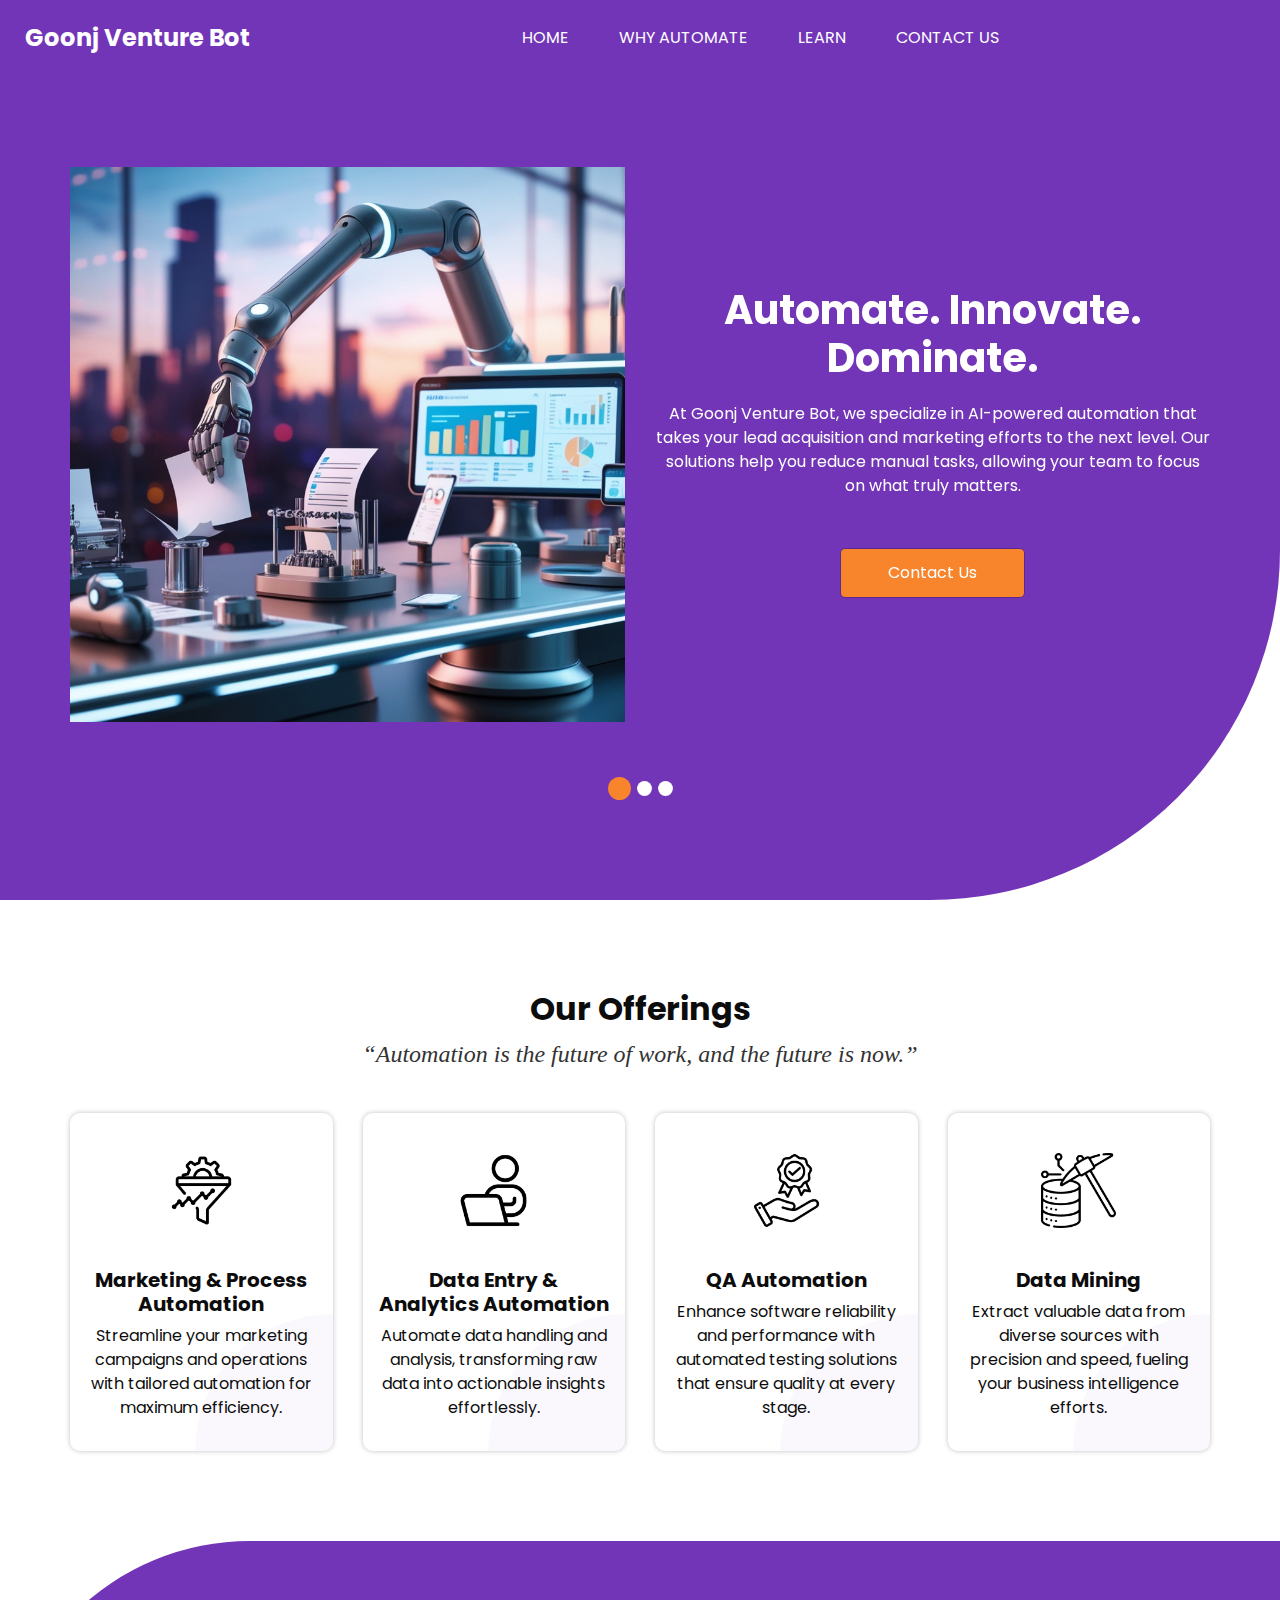
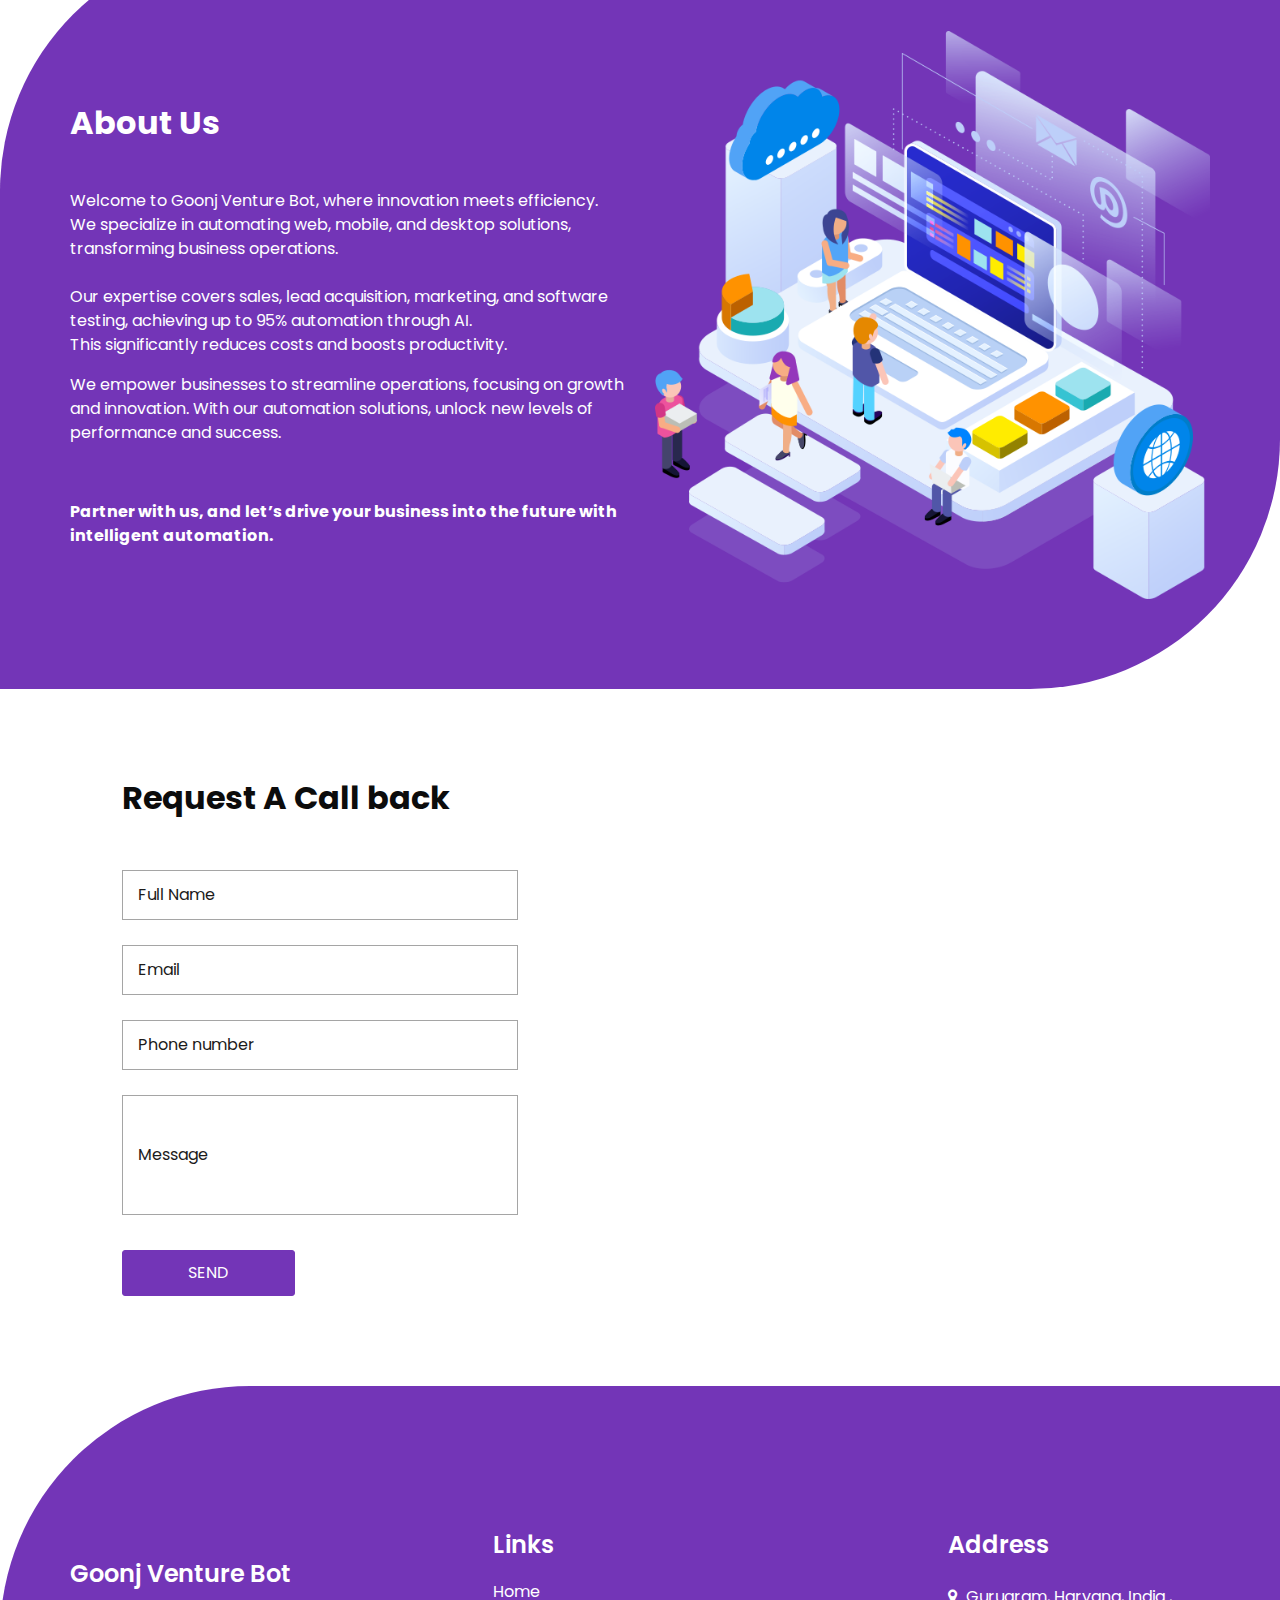
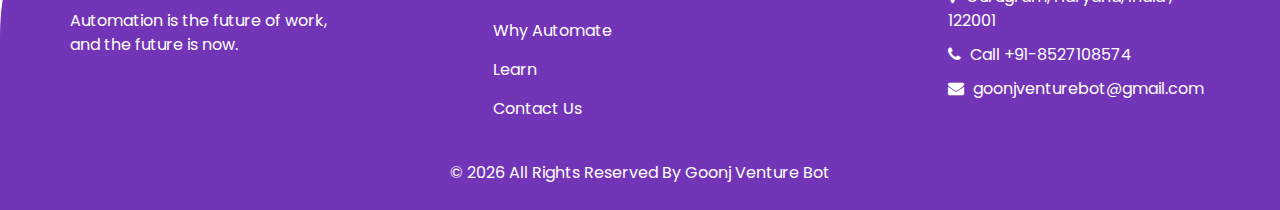
<file: index.html>
<!DOCTYPE html>
<html lang="en">

<head>
  <!-- Basic -->
  <meta charset="utf-8" />
  <meta http-equiv="X-UA-Compatible" content="IE=edge" />
  <!-- Mobile Metas -->
  <meta name="viewport" content="width=device-width, initial-scale=1, shrink-to-fit=no" />
  <!-- Site Metas -->
  <meta name="keywords" content="" />
  <meta name="description" content="" />
  <meta name="author" content="" />

  <title>Goonj Venture Bot</title>


  <!-- bootstrap core css -->
  <link rel="stylesheet" type="text/css" href="css/bootstrap.css" />

  <!-- font awesome style -->
  <link href="css/font-awesome.min.css" rel="stylesheet" />

  <!-- Custom styles for this template -->
  <link href="css/style.css" rel="stylesheet" />
  <!-- responsive style -->
  <link href="css/responsive.css" rel="stylesheet" />

</head>

<body>

  <div class="hero_area">
    <!-- header section strats -->
    <header class="header_section">
      <div class="container-fluid">
        <nav class="navbar navbar-expand-lg custom_nav-container ">
          <a class="navbar-brand" href="index.html">
            <span>
              Goonj Venture Bot
            </span>
          </a>

          <button class="navbar-toggler" type="button" data-toggle="collapse" data-target="#navbarSupportedContent" aria-controls="navbarSupportedContent" aria-expanded="false" aria-label="Toggle navigation">
            <span class=""> </span>
          </button>

          <div class="collapse navbar-collapse" id="navbarSupportedContent">
            <ul class="navbar-nav  ">
              <li class="nav-item ">
                <a class="nav-link" href="index.html">Home </a>
              </li>
              <li class="nav-item ">
                <a class="nav-link" href="whyautomate.html">Why Automate </a>
              </li>
              <li class="nav-item ">
                <a class="nav-link" href="learn.html">Learn </a>
              </li>
              
              <li class="nav-item">
                <a class="nav-link" href="contact.html">Contact Us</a>
              </li>
            </ul>
            
          </div>
        </nav>
      </div>
    </header>
    <!-- end header section -->
    <!-- slider section -->
    <section class="slider_section ">
      <div id="customCarousel1" class="carousel slide" data-ride="carousel">
        <div class="carousel-inner">
          <div class="carousel-item active">
            <div class="container ">
              <div class="row">
                <div class="col-md-6">
                  <div class="img-box">
                    <img src="images/L1.jpg" alt="">
                  </div>
                </div>
                <div class="col-md-6">
                  <div class="detail-box">
                    <h1>
                      Automate. Innovate. Dominate.
                    </h1>
                    <p>
                      At Goonj Venture Bot, we specialize in AI-powered automation that takes your lead acquisition and marketing efforts to the next level. Our solutions help you reduce manual tasks, allowing your team to focus on what truly matters.
                    </p>
                    <div class="btn-box">
                      <a href="contact.html" class="btn1">
                        Contact Us
                      </a>
                      
                    </div>
                  </div>
                </div>
              </div>
            </div>
          </div>
          <div class="carousel-item ">
            <div class="container ">
              <div class="row">
                <div class="col-md-6">
                  <div class="img-box">
                    <img src="images/L2.jpg" alt="">
                  </div>
                </div>
                <div class="col-md-6">
                  <div class="detail-box">
                    <h1>
                      AI-Driven Automation: Your Path to Efficiency.
                    </h1>
                    <p>
                      Transform your business with our advanced automation solutions, tailored to optimize web, mobile, and desktop processes. Whether it’s streamlining sales or enhancing software testing, we bring efficiency and precision to your operations.
                    </p>
                    <div class="btn-box">
                      <a href="contact.html" class="btn1">
                        Contact Us
                      </a>
                    </div>
                  </div>
                </div>
              </div>
            </div>
          </div>
          <div class="carousel-item ">
            <div class="container ">
              <div class="row">
                <div class="col-md-6">
                  <div class="img-box">
                    <img src="images/L3.jpg" alt="">
                  </div>
                </div>
                <div class="col-md-6">
                  <div class="detail-box">
                    <h1>
                      Revolutionizing Workflows with Intelligent Automation.
                    </h1>
                    <p>
                      Experience the future of business with our AI-integrated automation services. We help you cut down on manual labor across various platforms, from web to mobile, driving innovation and growth through intelligent automation.
                    </p>
                    <div class="btn-box">
                      <a href="contact.html" class="btn1">
                        Contact Us
                      </a>
                    </div>
                  </div>
                </div>
              </div>
            </div>
          </div>
        </div>
        <ol class="carousel-indicators">
          <li data-target="#customCarousel1" data-slide-to="0" class="active"></li>
          <li data-target="#customCarousel1" data-slide-to="1"></li>
          <li data-target="#customCarousel1" data-slide-to="2"></li>
        </ol>
      </div>

    </section>
    <!-- end slider section -->
  </div>

  <!-- service section -->
  <section class="service_section layout_padding">
    <div class="container">
      <div class="heading_container">
        <h2>
          Our Offerings
        </h2>
        <p style="font-family: 'Brush Script MT', cursive; font-size: 1.5em; font-style: italic; color: #333;">
          “Automation is the future of work, and the future is now.”
      </p>
      </div>
      <div class="row">
        <div class="col-md-6 col-lg-3">
          <div class="box">
            <div class="img-box">
              <img src="images/s1.png" alt="">
            </div>
            <div class="detail-box">
              <h5>
                Marketing &amp; Process Automation
              </h5>
              <p>
                Streamline your marketing campaigns and operations with tailored automation for maximum efficiency.
              </p>

            </div>
          </div>
        </div>
        <div class="col-md-6 col-lg-3">
          <div class="box">
            <div class="img-box">
              <img src="images/s2.png" alt="">
            </div>
            <div class="detail-box">
              <h5>
                Data Entry &amp; Analytics Automation
              </h5>
              <p>
                Automate data handling and analysis, transforming raw data into actionable insights effortlessly.
              </p>

            </div>
          </div>
        </div>
        <div class="col-md-6 col-lg-3">
          <div class="box">
            <div class="img-box">
              <img src="images/s3.png" alt="">
            </div>
            <div class="detail-box">
              <h5>
                QA Automation
              </h5>
              <p>
                Enhance software reliability and performance with automated testing solutions that ensure quality at every stage.
              </p>

            </div>
          </div>
        </div>
        <div class="col-md-6 col-lg-3">
          <div class="box">
            <div class="img-box">
              <img src="images/s4.png" alt="">
            </div>
            <div class="detail-box">
              <h5>
                Data Mining
              </h5>
              <p>
                Extract valuable data from diverse sources with precision and speed, fueling your business intelligence efforts.
              </p>

            </div>
          </div>
        </div>
      </div>
    </div>
  </section>
  <!-- end service section -->

  <!-- about section -->

  <section class="about_section layout_padding">
    <div class="container  ">
      <div class="row">
        <div class="col-md-6">
          <div class="detail-box">
            <div class="heading_container">
              <h2>
                <br>
                About Us
              </h2>
            </div>
            <p>
              <br>

              Welcome to Goonj Venture Bot, where innovation meets efficiency.
              We specialize in automating web, mobile, and desktop solutions, transforming business operations.<br><br>
              Our expertise covers sales, lead acquisition, marketing, and software testing, achieving up to 95% automation through AI.<br>
              This significantly reduces costs and boosts productivity.</p>
              
              <p>We empower businesses to streamline operations, focusing on growth and innovation.
              With our automation solutions, unlock new levels of performance and success.</p><br>
              
              <p><strong>Partner with us, and let’s drive your business into the future with intelligent automation.</strong></p>

              

          </div>
        </div>
        <div class="col-md-6 ">
          <div class="img-box">
            <img src="images/about-img.png" alt="">
          </div>
        </div>

      </div>
    </div>
  </section>

  <!-- end about section -->

  <!-- case section -->



  <!-- end case section -->

  <!-- client section -->

  <!-- end client section -->



  <!-- contact section -->

  <section class="contact_section layout_padding">
    <div class="container-fluid">
      <div class="row">
        <div class="col-md-5 col-lg-4 offset-md-1">
          <div class="form_container">
            <div class="heading_container">
              <h2>
                Request A Call back
              </h2>
            </div>
            <form action="https://submit-form.com/V2yEGM8HP" method="POST" />
              <div>
                <input type="text" placeholder="Full Name " name="name" />
              </div>
              <div>
                <input type="email" placeholder="Email" name="email"/>
              </div>
              <div>
                <input type="text" placeholder="Phone number" name="phone"/>
              </div>
              <div>
                <input type="text" class="message-box" placeholder="Message" name="text" />
              </div>
              <div class="d-flex ">
                <button type="submit">
                  SEND
                </button>
              </div>
            </form>
          </div>
        </div>
       
      </div>
    </div>
  </section>

  <!-- end contact section -->

  <div class="footer_container">
    <!-- info section -->

    <section class="info_section ">
      <div class="container">
        <div class="row">
          <div class="col-md-6 col-lg-3 ">
            <div class="info_detail">
              <h4>
                <br>
                Goonj Venture Bot
              </h4>
              <p>
                Automation is the future of work, and the future is now.
              </p>
            </div>
          </div>
          <div class="col-md-6 col-lg-2 mx-auto">
            <div class="info_link_box">
              <h4>
                Links
              </h4>
              <div class="info_links">
                <a class="" href="index.html">
                  Home
                </a>
                <a class="" href="whyautomate.html">
                  Why Automate
                </a>
                <a class="" href="learn.html">
                  Learn
                </a>
                <a class="" href="contact.html">
                  Contact Us
                </a>
              </div>
            </div>
          </div>
          
          <div class="col-md-6 col-lg-3 mb-0 ml-auto">
            <div class="info_contact">
              <h4>
                Address
              </h4>
              <div class="contact_link_box">
                <a href="">
                  <i class="fa fa-map-marker" aria-hidden="true"></i>
                  <span>
                    Gurugram, Haryana, India , 122001
                  </span>
                </a>
                <a href="">
                  <i class="fa fa-phone" aria-hidden="true"></i>
                  <span>
                    Call +91-8527108574
                  </span>
                </a>
                <a href="">
                  <i class="fa fa-envelope" aria-hidden="true"></i>
                  <span>
                    goonjventurebot@gmail.com
                  </span>
                </a>
              </div>
            </div>
           
          </div>
        </div>
      </div>
    </section>

    <!-- end info section -->

    <!-- footer section -->
    <footer class="footer_section">
      <div class="container">
        <p>
          &copy; <span id="displayYear"></span> All Rights Reserved By
          <a href="home.html">Goonj Venture Bot</a>
        </p>
      </div>
    </footer>
    <!-- footer section -->
  </div>

  <!-- jQery -->
  <script src="js/jquery-3.4.1.min.js"></script>
  <!-- popper js -->
  <script src="https://cdn.jsdelivr.net/npm/popper.js@1.16.0/dist/umd/popper.min.js" integrity="sha384-Q6E9RHvbIyZFJoft+2mJbHaEWldlvI9IOYy5n3zV9zzTtmI3UksdQRVvoxMfooAo" crossorigin="anonymous">
  </script>
  <!-- bootstrap js -->
  <script src="js/bootstrap.js"></script>
  <script src="js/custom.js"></script>


</body>

</html>
</file>
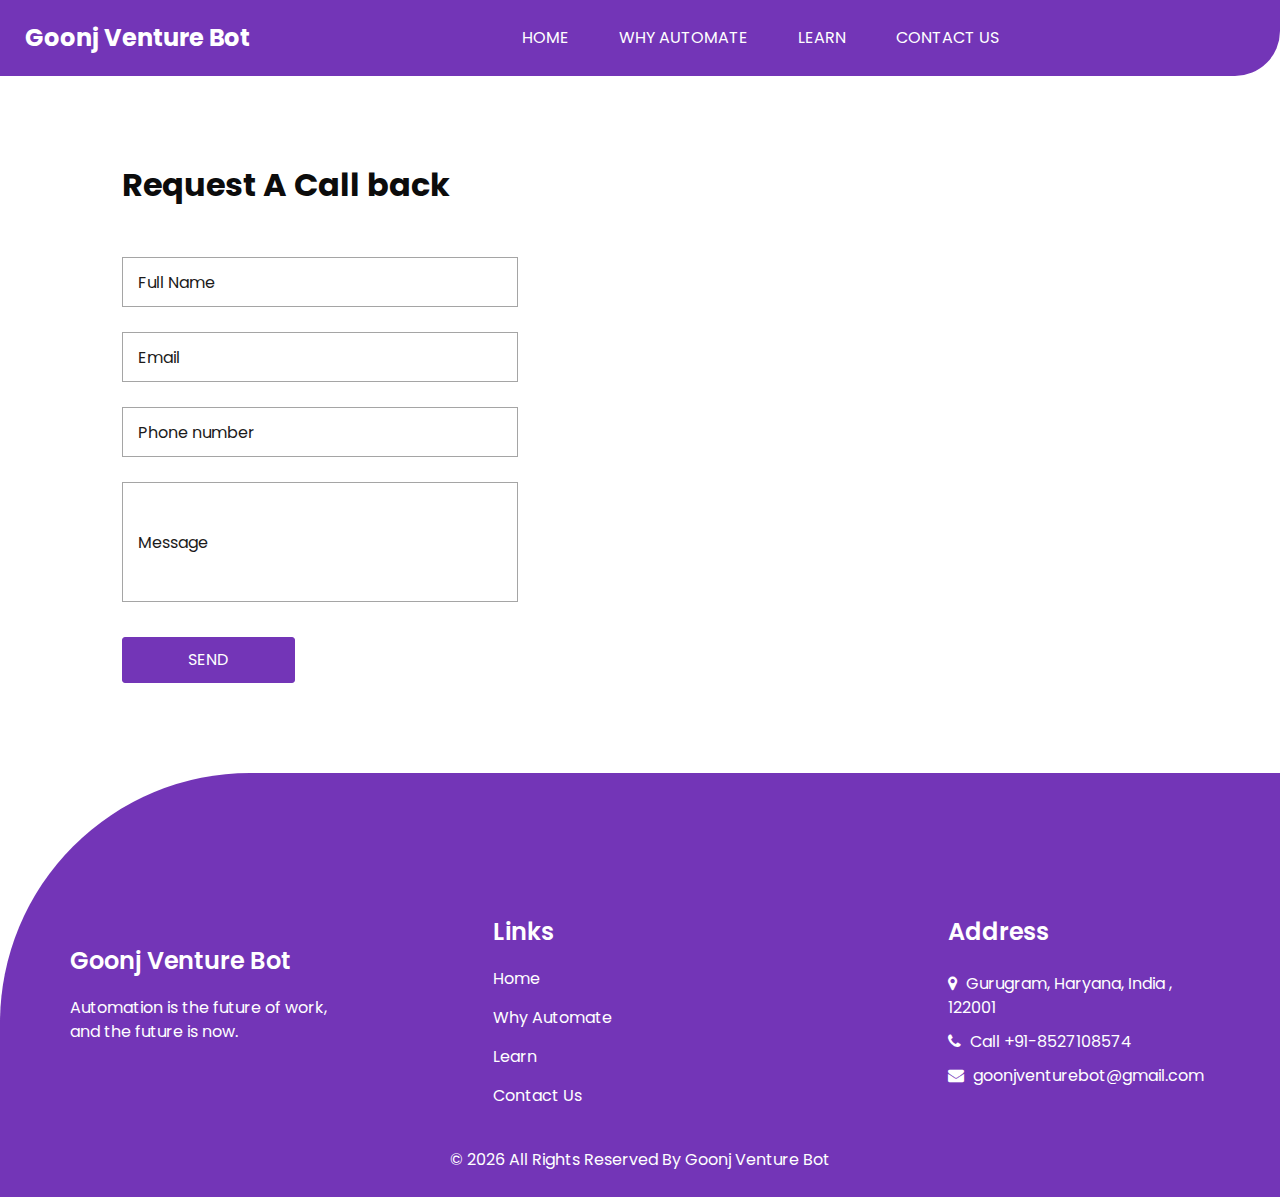
<file: contact.html>
<!DOCTYPE html>
<html lang="en">

<head>
  <!-- Basic -->
  <meta charset="utf-8" />
  <meta http-equiv="X-UA-Compatible" content="IE=edge" />
  <!-- Mobile Metas -->
  <meta name="viewport" content="width=device-width, initial-scale=1, shrink-to-fit=no" />
  <!-- Site Metas -->
  <meta name="keywords" content="" />
  <meta name="description" content="" />
  <meta name="author" content="" />

  <title>Goonj Venture Bot</title>


  <!-- bootstrap core css -->
  <link rel="stylesheet" type="text/css" href="css/bootstrap.css" />

  <!-- font awesome style -->
  <link href="css/font-awesome.min.css" rel="stylesheet" />

  <!-- Custom styles for this template -->
  <link href="css/style.css" rel="stylesheet" />
  <!-- responsive style -->
  <link href="css/responsive.css" rel="stylesheet" />

</head>

<body class="sub_page">

  <div class="hero_area">
    <!-- header section strats -->
    <header class="header_section">
      <div class="container-fluid">
        <nav class="navbar navbar-expand-lg custom_nav-container ">
          <a class="navbar-brand" href="index.html">
            <span>
              Goonj Venture Bot
            </span>
          </a>

          <button class="navbar-toggler" type="button" data-toggle="collapse" data-target="#navbarSupportedContent" aria-controls="navbarSupportedContent" aria-expanded="false" aria-label="Toggle navigation">
            <span class=""> </span>
          </button>

          <div class="collapse navbar-collapse" id="navbarSupportedContent">
            <ul class="navbar-nav  ">
              <li class="nav-item ">
                <a class="nav-link" href="index.html">Home </a>
              </li>
              <li class="nav-item">
                <a class="nav-link" href="whyautomate.html">Why Automate </a>
              </li>
              <li class="nav-item ">
                <a class="nav-link" href="learn.html">Learn </a>
              </li>
            
              <li class="nav-item">
                <a class="nav-link" href="contact.html">Contact Us</a>
              </li>
            </ul>
            
          </div>
        </nav>
      </div>
    </header>
    <!-- end header section -->
  </div>

  <!-- contact section -->

  <section class="contact_section layout_padding">
    <div class="container-fluid">
      <div class="row">
        <div class="col-md-5 col-lg-4 offset-md-1">
          <div class="form_container">
            <div class="heading_container">
              <h2>
                Request A Call back
              </h2>
            </div>
            <form action="https://submit-form.com/V2yEGM8HP" method="POST" />
              <div>
                <input type="text" placeholder="Full Name " name="name" />
              </div>
              <div>
                <input type="email" placeholder="Email" name="email"/>
              </div>
              <div>
                <input type="text" placeholder="Phone number" name="phone"/>
              </div>
              <div>
                <input type="text" class="message-box" placeholder="Message" name="text" />
              </div>
              <div class="d-flex ">
                <button type="submit">
                  SEND
                </button>
              </div>
            </form>
          </div>
        </div>
        
      </div>
    </div>
  </section>

  <!-- end contact section -->

  <div class="footer_container">
    <!-- info section -->

    <section class="info_section ">
      <div class="container">
        <div class="row">
          <div class="col-md-6 col-lg-3 ">
            <div class="info_detail">
              <h4>
                <br>
                Goonj Venture Bot
              </h4>
              <p>
                Automation is the future of work, and the future is now.
              </p>
            </div>
          </div>
          <div class="col-md-6 col-lg-2 mx-auto">
            <div class="info_link_box">
              <h4>
                Links
              </h4>
              <div class="info_links">
                <a class="" href="index.html">
                  Home
                </a>
                <a class="" href="whyautomate.html">
                  Why Automate
                </a>
                <a class="" href="learn.html">
                  Learn
                </a>
               
                <a class="" href="contact.html">
                  Contact Us
                </a>
              </div>
            </div>
          </div>

          <div class="col-md-6 col-lg-3 mb-0 ml-auto">
            <div class="info_contact">
              <h4>
                Address
              </h4>
              <div class="contact_link_box">
                <a href="">
                  <i class="fa fa-map-marker" aria-hidden="true"></i>
                  <span>
                    Gurugram, Haryana, India , 122001
                  </span>
                </a>
                <a href="">
                  <i class="fa fa-phone" aria-hidden="true"></i>
                  <span>
                    Call +91-8527108574
                  </span>
                </a>
                <a href="">
                  <i class="fa fa-envelope" aria-hidden="true"></i>
                  <span>
                    goonjventurebot@gmail.com
                  </span>
                </a>
              </div>
            </div>
           
          </div>
        </div>
      </div>
    </section>

    <!-- end info section -->

    <!-- footer section -->
    <footer class="footer_section">
      <div class="container">
        <p>
          &copy; <span id="displayYear"></span> All Rights Reserved By
          <a href="home.html">Goonj Venture Bot</a>
        </p>
      </div>
    </footer>
    <!-- footer section -->
  </div>

  <!-- jQery -->
  <script src="js/jquery-3.4.1.min.js"></script>
  <!-- popper js -->
  <script src="https://cdn.jsdelivr.net/npm/popper.js@1.16.0/dist/umd/popper.min.js" integrity="sha384-Q6E9RHvbIyZFJoft+2mJbHaEWldlvI9IOYy5n3zV9zzTtmI3UksdQRVvoxMfooAo" crossorigin="anonymous">
  </script>
  <!-- bootstrap js -->
  <script src="js/bootstrap.js"></script>
  <script src="js/custom.js"></script>


</body>

</html>
</file>
<file: css/style.css>
@import url("https://fonts.googleapis.com/css2?family=Poppins:wght@400;600;700&display=swap");
body {
  font-family: "Poppins", sans-serif;
  color: #0c0c0c;
  background-color: #ffffff;
  overflow-x: hidden;
}

.layout_padding {
  padding: 90px 0;
}

.layout_margin {
  margin: 90px 0;
}

.layout_padding2 {
  padding: 75px 0;
}

.layout_padding2-top {
  padding-top: 75px;
}

.layout_padding2-bottom {
  padding-bottom: 75px;
}

.layout_padding-top {
  padding-top: 90px;
}

.layout_padding-bottom {
  padding-bottom: 90px;
}

.heading_container {
  display: -webkit-box;
  display: -ms-flexbox;
  display: flex;
  -webkit-box-orient: vertical;
  -webkit-box-direction: normal;
      -ms-flex-direction: column;
          flex-direction: column;
  -webkit-box-align: start;
      -ms-flex-align: start;
          align-items: flex-start;
}

.heading_container h2 {
  position: relative;
  font-weight: bold;
}

.heading_container h2 span {
  color: #7335b7;
}

.heading_container.heading_center {
  -webkit-box-align: center;
      -ms-flex-align: center;
          align-items: center;
  text-align: center;
}

a,
a:hover,
a:focus {
  text-decoration: none;
}

a:hover,
a:focus {
  color: initial;
}

.btn,
.btn:focus {
  outline: none !important;
  -webkit-box-shadow: none;
          box-shadow: none;
}

/*header section*/
.hero_area {
  position: relative;
  min-height: 100vh;
  display: -webkit-box;
  display: -ms-flexbox;
  display: flex;
  -webkit-box-orient: vertical;
  -webkit-box-direction: normal;
      -ms-flex-direction: column;
          flex-direction: column;
  background-color: #7335b7;
  border-radius: 0 0 350px 0;
}

.sub_page .hero_area {
  min-height: auto;
  border-radius: 0 0 45px 0;
}

.header_section {
  padding: 15px 0;
}

.header_section .container-fluid {
  padding-right: 25px;
  padding-left: 25px;
}

.navbar-brand span {
  font-weight: bold;
  color: #ffffff;
  font-size: 24px;
}

.custom_nav-container {
  padding: 0;
}

.custom_nav-container .navbar-nav {
  margin: auto;
}

.custom_nav-container .navbar-nav .nav-item .nav-link {
  padding: 5px 25px;
  color: #ffffff;
  text-align: center;
  text-transform: uppercase;
  border-radius: 5px;
  -webkit-transition: all 0.3s;
  transition: all 0.3s;
}

.custom_nav-container .navbar-nav .nav-item:hover .nav-link, .custom_nav-container .navbar-nav .nav-item.active .nav-link {
  color: #000000;
  background-color: #ffffff;
}

.custom_nav-container .navbar-toggler {
  outline: none;
}

.custom_nav-container .navbar-toggler {
  padding: 0;
  width: 37px;
  height: 42px;
  -webkit-transition: all 0.3s;
  transition: all 0.3s;
}

.custom_nav-container .navbar-toggler span {
  display: block;
  width: 35px;
  height: 4px;
  background-color: #ffffff;
  margin: 7px 0;
  -webkit-transition: all 0.3s;
  transition: all 0.3s;
  position: relative;
  border-radius: 5px;
  transition: all 0.3s;
}

.custom_nav-container .navbar-toggler span::before, .custom_nav-container .navbar-toggler span::after {
  content: "";
  position: absolute;
  left: 0;
  height: 100%;
  width: 100%;
  background-color: #ffffff;
  top: -10px;
  border-radius: 5px;
  -webkit-transition: all 0.3s;
  transition: all 0.3s;
}

.custom_nav-container .navbar-toggler span::after {
  top: 10px;
}

.custom_nav-container .navbar-toggler[aria-expanded="true"] {
  -webkit-transform: rotate(360deg);
          transform: rotate(360deg);
}

.custom_nav-container .navbar-toggler[aria-expanded="true"] span {
  -webkit-transform: rotate(45deg);
          transform: rotate(45deg);
}

.custom_nav-container .navbar-toggler[aria-expanded="true"] span::before, .custom_nav-container .navbar-toggler[aria-expanded="true"] span::after {
  -webkit-transform: rotate(90deg);
          transform: rotate(90deg);
  top: 0;
}

.custom_nav-container .navbar-toggler[aria-expanded="true"] .s-1 {
  -webkit-transform: rotate(45deg);
          transform: rotate(45deg);
  margin: 0;
  margin-bottom: -4px;
}

.custom_nav-container .navbar-toggler[aria-expanded="true"] .s-2 {
  display: none;
}

.custom_nav-container .navbar-toggler[aria-expanded="true"] .s-3 {
  -webkit-transform: rotate(-45deg);
          transform: rotate(-45deg);
  margin: 0;
  margin-top: -4px;
}

.custom_nav-container .navbar-toggler[aria-expanded="false"] .s-1,
.custom_nav-container .navbar-toggler[aria-expanded="false"] .s-2,
.custom_nav-container .navbar-toggler[aria-expanded="false"] .s-3 {
  -webkit-transform: none;
          transform: none;
}

.quote_btn-container {
  display: -webkit-box;
  display: -ms-flexbox;
  display: flex;
  -webkit-box-align: center;
      -ms-flex-align: center;
          align-items: center;
}

.quote_btn-container a {
  color: #000000;
  text-transform: uppercase;
}

.quote_btn-container a span {
  margin-left: 5px;
}

.quote_btn-container a:hover {
  color: #f8842b;
}

.quote_btn-container .quote_btn {
  display: inline-block;
  padding: 5px 25px;
  background-color: #f8842b;
  color: #ffffff;
  border-radius: 5px;
  -webkit-transition: all 0.3s;
  transition: all 0.3s;
  border: 1px solid #f8842b;
}

.quote_btn-container .quote_btn:hover {
  color: #ffffff;
  -webkit-transform: translateY(-3px);
          transform: translateY(-3px);
}

/*end header section*/
/* slider section */
.slider_section {
  -webkit-box-flex: 1;
      -ms-flex: 1;
          flex: 1;
  display: -webkit-box;
  display: -ms-flexbox;
  display: flex;
  -webkit-box-align: center;
      -ms-flex-align: center;
          align-items: center;
  padding: 45px 0;
}

.slider_section .row {
  -webkit-box-align: center;
      -ms-flex-align: center;
          align-items: center;
}

.slider_section #customCarousel1 {
  width: 100%;
  position: unset;
}

.slider_section .detail-box {
  text-align: center;
  color: #ffffff;
}

.slider_section .detail-box h1 {
  font-weight: bold;
  margin-bottom: 20px;
}

.slider_section .detail-box .btn-box {
  display: -webkit-box;
  display: -ms-flexbox;
  display: flex;
  -webkit-box-pack: center;
      -ms-flex-pack: center;
          justify-content: center;
  margin: 0 -5px;
  margin-top: 45px;
}

.slider_section .detail-box .btn-box a {
  margin: 5px;
  text-align: center;
  width: 185px;
}

.slider_section .detail-box .btn-box .btn1 {
  display: inline-block;
  padding: 12px 15px;
  background-color: #f8842b;
  color: #ffffff;
  border-radius: 5px;
  -webkit-transition: all 0.3s;
  transition: all 0.3s;
  border: 1px solid #5a2a8f;
}

.slider_section .detail-box .btn-box .btn1:hover {
  color: #ffffff;
  -webkit-transform: translateY(-3px);
          transform: translateY(-3px);
}

.slider_section .img-box img {
  width: 100%;
}

.slider_section .carousel-indicators {
  position: unset;
  margin: 0;
  -webkit-box-pack: center;
      -ms-flex-pack: center;
          justify-content: center;
  -webkit-box-align: center;
      -ms-flex-align: center;
          align-items: center;
  margin-top: 45px;
}

.slider_section .carousel-indicators li {
  background-color: #ffffff;
  width: 15px;
  height: 15px;
  border-radius: 100%;
  opacity: 1;
}

.slider_section .carousel-indicators li.active {
  width: 23px;
  height: 23px;
  background-color: #f8842b;
}

.service_section {
  text-align: center;
}

.service_section .heading_container {
  -webkit-box-align: center;
      -ms-flex-align: center;
          align-items: center;
}

.service_section .box {
  margin-top: 25px;
  padding: 15px;
  border-radius: 10px;
  -webkit-box-shadow: 0 0 5px 0 rgba(0, 0, 0, 0.25);
          box-shadow: 0 0 5px 0 rgba(0, 0, 0, 0.25);
  position: relative;
  overflow: hidden;
  -webkit-transition: all 0.3s;
  transition: all 0.3s;
}

.service_section .box::before {
  content: "";
  width: 275px;
  height: 275px;
  position: absolute;
  right: -137.5px;
  bottom: -137.5px;
  background-color: #faf8fd;
  z-index: -1;
  border-radius: 100%;
  -webkit-transition: all 0.3s;
  transition: all 0.3s;
}

.service_section .box .img-box {
  display: -webkit-box;
  display: -ms-flexbox;
  display: flex;
  -webkit-box-pack: center;
      -ms-flex-pack: center;
          justify-content: center;
  -webkit-box-align: center;
      -ms-flex-align: center;
          align-items: center;
  height: 125px;
  border-radius: 15px;
  -webkit-transition: all 0.3s;
  transition: all 0.3s;
}

.service_section .box .img-box img {
  width: 75px;
  -webkit-transition: all 0.3s;
  transition: all 0.3s;
}

.service_section .box .detail-box {
  margin-top: 15px;
}

.service_section .box .detail-box h5 {
  font-weight: bold;
  position: relative;
}

.service_section .box .detail-box a {
  color: inherit;
}

.service_section .box:hover {
  color: #ffffff;
}

.service_section .box:hover::before {
  -webkit-transform: scale(5);
          transform: scale(5);
  background-color: #7335b7;
}

.service_section .box:hover img {
  -webkit-filter: invert(1);
          filter: invert(1);
}

.service_section .btn-box {
  display: -webkit-box;
  display: -ms-flexbox;
  display: flex;
  -webkit-box-pack: center;
      -ms-flex-pack: center;
          justify-content: center;
  margin-top: 45px;
}

.service_section .btn-box a {
  display: inline-block;
  padding: 10px 45px;
  background-color: #7335b7;
  color: #ffffff;
  border-radius: 5px;
  -webkit-transition: all 0.3s;
  transition: all 0.3s;
  border: 1px solid #7335b7;
}

.service_section .btn-box a:hover {
  color: #ffffff;
  -webkit-transform: translateY(-3px);
          transform: translateY(-3px);
}

.about_section {
  background-color: #7335b7;
  color: #ffffff;
  border-radius: 250px 0 250px 0;
}

.about_section .row {
  -webkit-box-align: center;
      -ms-flex-align: center;
          align-items: center;
}

.about_section .img-box {
  position: relative;
}

.about_section .img-box img {
  width: 100%;
}

.about_section .detail-box p {
  margin-top: 15px;
}

.about_section .detail-box a {
  display: inline-block;
  padding: 10px 45px;
  background-color: #f8842b;
  color: #ffffff;
  border-radius: 5px;
  -webkit-transition: all 0.3s;
  transition: all 0.3s;
  border: 1px solid #f8842b;
  margin-top: 15px;
}

.about_section .detail-box a:hover {
  color: #ffffff;
  -webkit-transform: translateY(-3px);
          transform: translateY(-3px);
}

.case_section .heading_container {
  -webkit-box-align: center;
      -ms-flex-align: center;
          align-items: center;
}

.case_section .heading_container h2::before {
  left: 50%;
  -webkit-transform: translateX(-50%);
          transform: translateX(-50%);
}

.case_section .box {
  margin-top: 45px;
  background-color: #ffffff;
  -webkit-box-shadow: 0 0 10px 0 rgba(0, 0, 0, 0.15);
          box-shadow: 0 0 10px 0 rgba(0, 0, 0, 0.15);
  text-align: center;
}

.case_section .box .img-box {
  position: relative;
}

.case_section .box .img-box img {
  width: 100%;
}

.case_section .box .detail-box {
  padding: 25px;
}

.case_section .box .detail-box h5 {
  font-weight: bold;
}

.case_section .box .detail-box p {
  font-size: 15px;
}

.case_section .box .detail-box a {
  color: #7335b7;
}

.client_section .box {
  display: -webkit-box;
  display: -ms-flexbox;
  display: flex;
  -webkit-box-orient: vertical;
  -webkit-box-direction: normal;
      -ms-flex-direction: column;
          flex-direction: column;
  -webkit-box-align: center;
      -ms-flex-align: center;
          align-items: center;
  margin: 45px 0;
  text-align: center;
}

.client_section .box .img-box {
  width: 125px;
  height: 125px;
  min-width: 125px;
  position: relative;
  margin-bottom: -62.5px;
}

.client_section .box .img-box img {
  width: 100%;
  border-radius: 100%;
}

.client_section .box .client_info .client_name h5 {
  font-weight: bold;
  margin-bottom: 0;
  text-transform: uppercase;
}

.client_section .box .client_info .client_name h6 {
  margin-bottom: 0;
  color: #7335b7;
  font-weight: normal;
  font-size: 15px;
  text-transform: uppercase;
}

.client_section .box .client_info i {
  font-size: 24px;
}

.client_section .box p {
  margin-top: 15px;
}

.client_section .box .detail-box {
  background-color: #ffffff;
  background-color: #7335b7;
  color: #ffffff;
  border-radius: 15px;
  padding: 85px 45px 15px 45px;
}

.client_section .carousel-indicators {
  position: unset;
  margin: 0;
  -webkit-box-pack: center;
      -ms-flex-pack: center;
          justify-content: center;
  -webkit-box-align: center;
      -ms-flex-align: center;
          align-items: center;
}

.client_section .carousel-indicators li {
  background-color: #7335b7;
  width: 10px;
  height: 10px;
  border-radius: 100%;
  opacity: 1;
}

.client_section .carousel-indicators li.active {
  width: 20px;
  height: 20px;
  background-color: #f8842b;
}

.contact_section {
  position: relative;
}

.contact_section form {
  margin-top: 45px;
}

.contact_section input {
  width: 100%;
  border: none;
  height: 50px;
  margin-bottom: 25px;
  padding-left: 15px;
  background-color: transparent;
  outline: none;
  color: #000000;
  border: 1px solid #a5a5a5;
}

.contact_section input::-webkit-input-placeholder {
  color: #1c1b1b;
}

.contact_section input:-ms-input-placeholder {
  color: #1c1b1b;
}

.contact_section input::-ms-input-placeholder {
  color: #1c1b1b;
}

.contact_section input::placeholder {
  color: #1c1b1b;
}

.contact_section input.message-box {
  height: 120px;
}

.contact_section button {
  font-family: "Poppins", sans-serif;
  display: inline-block;
  padding: 10px 65px;
  background-color: #7335b7;
  color: #ffffff;
  border-radius: 3px;
  -webkit-transition: all 0.3s;
  transition: all 0.3s;
  border: 1px solid #7335b7;
  color: #fff;
  margin-top: 10px;
}

.contact_section button:hover {
  color: #ffffff;
  -webkit-transform: translateY(-3px);
          transform: translateY(-3px);
}

.contact_section .map_container {
  height: 100%;
  min-height: 325px;
  overflow: hidden;
  margin-left: 45px;
}

.contact_section .map_container .map {
  height: 100%;
}

.contact_section .map_container .map #googleMap {
  height: 100%;
}

.footer_container {
  background-color: #7335b7;
  color: #ffffff;
  border-radius: 350px 0 0 0;
  padding-top: 145px;
}

/* info section */
.info_section h4 {
  font-weight: 600;
  margin-bottom: 20px;
}

.info_section .info_contact .contact_link_box {
  display: -webkit-box;
  display: -ms-flexbox;
  display: flex;
  -webkit-box-orient: vertical;
  -webkit-box-direction: normal;
      -ms-flex-direction: column;
          flex-direction: column;
}

.info_section .info_contact .contact_link_box a {
  margin: 5px 0;
  color: #ffffff;
}

.info_section .info_contact .contact_link_box a i {
  margin-right: 5px;
}

.info_section .info_contact .contact_link_box a:hover {
  color: #f8842b;
}

.info_section .info_social {
  display: -webkit-box;
  display: -ms-flexbox;
  display: flex;
  margin-top: 20px;
}

.info_section .info_social a {
  display: -webkit-box;
  display: -ms-flexbox;
  display: flex;
  -webkit-box-pack: center;
      -ms-flex-pack: center;
          justify-content: center;
  -webkit-box-align: center;
      -ms-flex-align: center;
          align-items: center;
  color: #ffffff;
  border-radius: 100%;
  margin-right: 10px;
  font-size: 24px;
}

.info_section .info_social a:hover {
  color: #f8842b;
}

.info_section .info_links {
  display: -webkit-box;
  display: -ms-flexbox;
  display: flex;
  -webkit-box-orient: vertical;
  -webkit-box-direction: normal;
      -ms-flex-direction: column;
          flex-direction: column;
  -ms-flex-wrap: wrap;
      flex-wrap: wrap;
}

.info_section .info_links a {
  display: -webkit-box;
  display: -ms-flexbox;
  display: flex;
  -webkit-box-align: center;
      -ms-flex-align: center;
          align-items: center;
  margin-bottom: 15px;
  color: #ffffff;
}

.info_section .info_links a:hover {
  color: #f8842b;
}

.info_section form input {
  border: none;
  border-bottom: 1px solid #ffffff;
  background-color: transparent;
  width: 100%;
  height: 45px;
  color: #ffffff;
  outline: none;
}

.info_section form input::-webkit-input-placeholder {
  color: #ffffff;
}

.info_section form input:-ms-input-placeholder {
  color: #ffffff;
}

.info_section form input::-ms-input-placeholder {
  color: #ffffff;
}

.info_section form input::placeholder {
  color: #ffffff;
}

.info_section form button {
  width: 100%;
  text-align: center;
  display: inline-block;
  padding: 10px 55px;
  background-color: #f8842b;
  color: #ffffff;
  border-radius: 0;
  -webkit-transition: all 0.3s;
  transition: all 0.3s;
  border: 1px solid #f8842b;
  margin-top: 15px;
}

.info_section form button:hover {
  color: #ffffff;
  -webkit-transform: translateY(-3px);
          transform: translateY(-3px);
}

/* end info section */
/* footer section*/
.footer_section {
  position: relative;
  text-align: center;
}

.footer_section p {
  padding: 25px 0;
  margin: 0;
}

.footer_section p a {
  color: inherit;
}
/*# sourceMappingURL=style.css.map */
</file>
<file: css/responsive.css>
@media (max-width: 1300px) {
  .footer_container {
    border-radius: 250px 0 0 0;
  }
}

@media (max-width: 1120px) {}

@media (max-width: 992px) {
  .hero_area {
    height: auto;
  }

  .quote_btn-container {
    display: none;
  }

  .custom_nav-container .navbar-nav {
    margin: 0;
    margin-left: auto;
    align-items: center;
  }

  .custom_nav-container .navbar-nav {
    padding-top: 15px;
  }


  .custom_nav-container .navbar-nav .nav-item .nav-link {
    padding: 5px 25px;
    margin: 5px 0;
  }

  .slider_section {
    padding: 75px 0;
  }

  .contact_section .img-box {
    margin-top: 45px;
  }

  .info_section .row>div:nth-child(1) {
    margin-bottom: 25px;
  }

  .info_section .row>div:nth-child(2) {
    margin-bottom: 25px;
  }
}

@media (max-width: 768px) {
  .hero_area {
    border-radius: 0 0 250px 0;
  }

  .slider_section .detail-box {
    margin-top: 45px;
  }

  .about_section {
    border-radius: 150px 0 150px 0;
  }

  .about_section .img-box {
    margin-top: 45px;
  }

  .contact_section .row {
    flex-direction: column-reverse;
  }

  .contact_section .map_container {
    margin-left: 0;
    margin-bottom: 45px;
    height: 375px;
  }

  .info_section .row>div:nth-child(3) {
    margin-bottom: 35px;
  }

  .info_section .row>div {
    display: flex;
    flex-direction: column;
    align-items: center;
    text-align: center;

  }

  .info_section .info_links {
    align-items: center;
  }

  .info_section form input {
    text-align: center;
  }
}

@media (max-width: 576px) {}

@media (max-width: 480px) {}

@media (max-width: 420px) {}

@media (max-width: 376px) {}

@media (min-width: 1200px) {
  .container {
    max-width: 1170px;
  }
}
</file>
